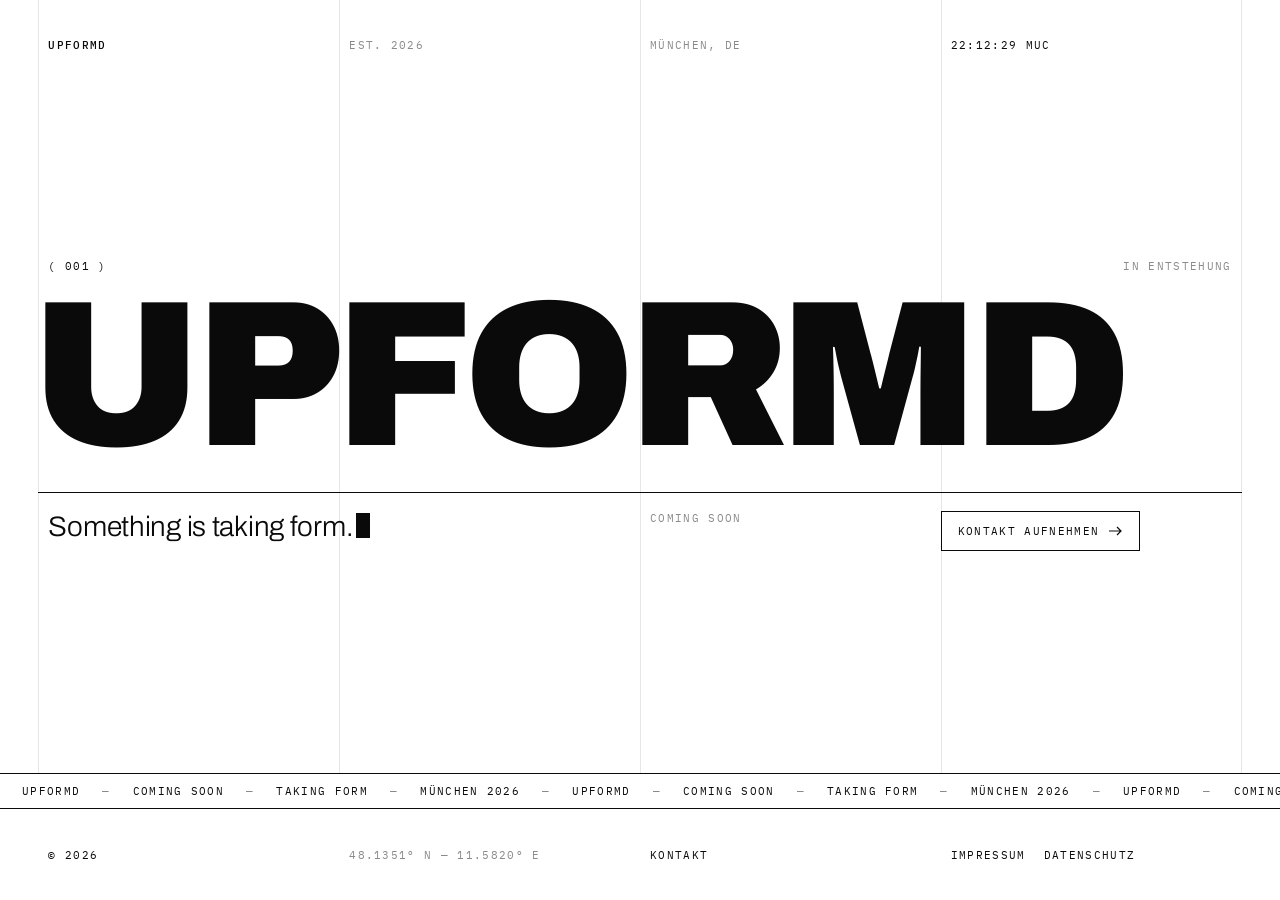
<file: index.html>
<!doctype html>
<html lang="de">
<head>
<meta charset="utf-8">
<meta name="viewport" content="width=device-width, initial-scale=1">
<title>UPFORMD — Coming Soon</title>
<meta name="description" content="UPFORMD. Something is taking form. München, 2026.">
<meta name="theme-color" content="#ffffff">
<link rel="preload" href="fonts/archivo-latin-900-normal.woff2" as="font" type="font/woff2" crossorigin>
<link rel="stylesheet" href="css/fonts.css">
<style>
  :root{
    --bg:#ffffff;
    --ink:#0a0a0a;
    --mute:#8a8a8a;
    --line:#e6e6e6;
    --pad:clamp(16px,3vw,40px);
  }
  *{margin:0;padding:0;box-sizing:border-box}
  html,body{height:100%}
  body{
    background:var(--bg);color:var(--ink);
    font-family:'IBM Plex Mono',ui-monospace,monospace;
    font-size:11px;letter-spacing:.12em;text-transform:uppercase;
    -webkit-font-smoothing:antialiased;
    overflow-x:hidden;
  }
  ::selection{background:var(--ink);color:var(--bg)}
  a{color:inherit;text-decoration:none}

  /* Raster im Hintergrund */
  .grid{
    position:fixed;inset:0;pointer-events:none;z-index:0;
    display:grid;grid-template-columns:repeat(4,1fr);
    padding:0 var(--pad);
  }
  .grid span{border-left:1px solid var(--line);transform:scaleY(0);transform-origin:top;animation:draw 1.4s cubic-bezier(.7,0,.2,1) forwards}
  .grid span:last-child{border-right:1px solid var(--line)}
  .grid span:nth-child(2){animation-delay:.08s}
  .grid span:nth-child(3){animation-delay:.16s}
  .grid span:nth-child(4){animation-delay:.24s}
  @keyframes draw{to{transform:scaleY(1)}}

  .page{
    position:relative;z-index:1;
    min-height:100vh;min-height:100svh;
    display:grid;grid-template-rows:auto 1fr auto auto;
  }

  /* Kopfzeile */
  header{
    display:grid;grid-template-columns:repeat(4,1fr);
    padding:var(--pad);gap:0;
  }
  header > *{padding-left:10px;opacity:0;animation:fade .8s ease forwards .9s}
  .mark{font-weight:500;color:var(--ink)}
  .dim{color:var(--mute)}

  /* Hauptbereich */
  main{
    display:flex;flex-direction:column;justify-content:center;
    padding:0 var(--pad);
  }
  .index{
    display:flex;justify-content:space-between;align-items:baseline;
    padding:0 10px 18px;
  }
  .index > *{opacity:0;animation:fade .8s ease forwards 1.1s}

  h1{
    font-family:'Archivo',sans-serif;font-weight:900;
    font-size:clamp(52px,16.2vw,260px);
    line-height:.82;letter-spacing:-.045em;
    text-transform:uppercase;
    display:flex;overflow:hidden;
    padding:0 0 .04em;
    margin-left:-.04em;
  }
  h1 span{
    display:inline-block;transform:translateY(105%);
    animation:rise 1.1s cubic-bezier(.2,.8,.1,1) forwards;
  }
  h1 span:nth-child(1){animation-delay:.30s}
  h1 span:nth-child(2){animation-delay:.36s}
  h1 span:nth-child(3){animation-delay:.42s}
  h1 span:nth-child(4){animation-delay:.48s}
  h1 span:nth-child(5){animation-delay:.54s}
  h1 span:nth-child(6){animation-delay:.60s}
  h1 span:nth-child(7){animation-delay:.66s}
  @keyframes rise{to{transform:translateY(0)}}

  .rule{
    height:1px;background:var(--ink);margin-top:22px;
    transform:scaleX(0);transform-origin:left;
    animation:grow 1.2s cubic-bezier(.7,0,.2,1) forwards 1s;
  }
  @keyframes grow{to{transform:scaleX(1)}}

  .sub{
    display:grid;grid-template-columns:repeat(4,1fr);
    padding-top:18px;
  }
  .sub > *{padding-left:10px;opacity:0;animation:fade .8s ease forwards 1.5s}
  .tagline{
    grid-column:span 2;
    font-family:'Archivo',sans-serif;font-weight:300;
    font-size:clamp(18px,2.2vw,30px);letter-spacing:-.01em;text-transform:none;
    line-height:1.15;
  }
  .cursor{display:inline-block;width:.5em;height:.9em;background:var(--ink);vertical-align:-.08em;margin-left:4px;animation:blink 1.1s steps(1) infinite}
  @keyframes blink{50%{opacity:0}}

  .cta{
    justify-self:start;align-self:start;
    display:inline-flex;align-items:center;gap:10px;
    padding:12px 16px;border:1px solid var(--ink);
    transition:background .25s,color .25s;
  }
  .cta:hover{background:var(--ink);color:var(--bg)}
  .cta svg{transition:transform .25s}
  .cta:hover svg{transform:translateX(3px)}

  @keyframes fade{to{opacity:1}}

  /* Laufband */
  .ticker{
    border-top:1px solid var(--ink);border-bottom:1px solid var(--ink);
    overflow:hidden;white-space:nowrap;
    padding:10px 0;margin-top:clamp(32px,6vh,72px);
    opacity:0;animation:fade .8s ease forwards 1.8s;
    background:var(--bg);
  }
  .track{display:inline-block;animation:scroll 40s linear infinite}
  .track span{padding:0 22px}
  .track b{font-weight:400;color:var(--mute)}
  @keyframes scroll{to{transform:translateX(-50%)}}

  /* Fußzeile */
  footer{
    display:grid;grid-template-columns:repeat(4,1fr);
    padding:var(--pad);
    background:var(--bg);
  }
  footer > *{padding-left:10px}
  footer a{position:relative}
  footer a::after{content:"";position:absolute;left:0;right:0;bottom:-3px;height:1px;background:currentColor;transform:scaleX(0);transform-origin:left;transition:transform .3s}
  footer a:hover::after{transform:scaleX(1)}
  footer .legal{display:flex;gap:18px;flex-wrap:wrap}

  /* Mobil */
  @media (max-width:720px){
    .grid{grid-template-columns:repeat(2,1fr)}
    .grid span:nth-child(n+3){display:none}
    .grid span:nth-child(2){border-right:1px solid var(--line)}
    header,footer{grid-template-columns:1fr 1fr;row-gap:8px}
    .sub{grid-template-columns:1fr;row-gap:22px}
    .tagline{grid-column:auto}
    .hide-m{display:none}
  }

  @media (prefers-reduced-motion:reduce){
    *,*::before,*::after{animation-duration:.001s!important;animation-delay:0s!important;animation-iteration-count:1!important}
    .track{animation:none}
  }
</style>
</head>
<body>

<div class="grid" aria-hidden="true"><span></span><span></span><span></span><span></span></div>

<div class="page">
  <header>
    <span class="mark">UPFORMD</span>
    <span class="dim hide-m">Est. 2026</span>
    <span class="dim hide-m">München, DE</span>
    <span id="clock">--:--:-- MEZ</span>
  </header>

  <main>
    <div class="index">
      <span>( 001 )</span>
      <span class="dim">In Entstehung</span>
    </div>

    <h1 aria-label="UPFORMD">
      <span>U</span><span>P</span><span>F</span><span>O</span><span>R</span><span>M</span><span>D</span>
    </h1>

    <div class="rule"></div>

    <div class="sub">
      <p class="tagline">Something is taking form.<span class="cursor" aria-hidden="true"></span></p>
      <span class="dim hide-m">Coming Soon</span>
      <a class="cta" href="kontakt.html">
        Kontakt aufnehmen
        <svg width="14" height="10" viewBox="0 0 14 10" fill="none" aria-hidden="true"><path d="M0 5h12M8 1l4 4-4 4" stroke="currentColor" stroke-width="1.2"/></svg>
      </a>
    </div>
  </main>

  <div class="ticker" aria-hidden="true">
    <div class="track" id="track"></div>
  </div>

  <footer>
    <span>&copy; 2026</span>
    <span class="dim hide-m">48.1351° N — 11.5820° E</span>
    <a href="kontakt.html" class="hide-m">Kontakt</a>
    <span class="legal"><a href="impressum.html">Impressum</a><a href="datenschutz.html">Datenschutz</a></span>
  </footer>
</div>

<script>
  // Laufband füllen (zweimal für nahtlose Schleife)
  (function(){
    var item = '<span>UPFORMD</span><b>—</b><span>Coming Soon</span><b>—</b><span>Taking Form</span><b>—</b><span>München 2026</span><b>—</b>';
    var half = '';
    for (var i = 0; i < 6; i++) half += item;
    document.getElementById('track').innerHTML = half + half;
  })();

  // Live-Uhr in Münchner Zeit
  (function(){
    var el = document.getElementById('clock');
    var fmt;
    try {
      fmt = new Intl.DateTimeFormat('de-DE',{timeZone:'Europe/Berlin',hour:'2-digit',minute:'2-digit',second:'2-digit',hour12:false});
    } catch(e){ fmt = null; }
    function tick(){
      var d = new Date();
      el.textContent = (fmt ? fmt.format(d) : d.toTimeString().slice(0,8)) + ' MUC';
    }
    tick(); setInterval(tick,1000);
  })();
</script>
</body>
</html>
</file>
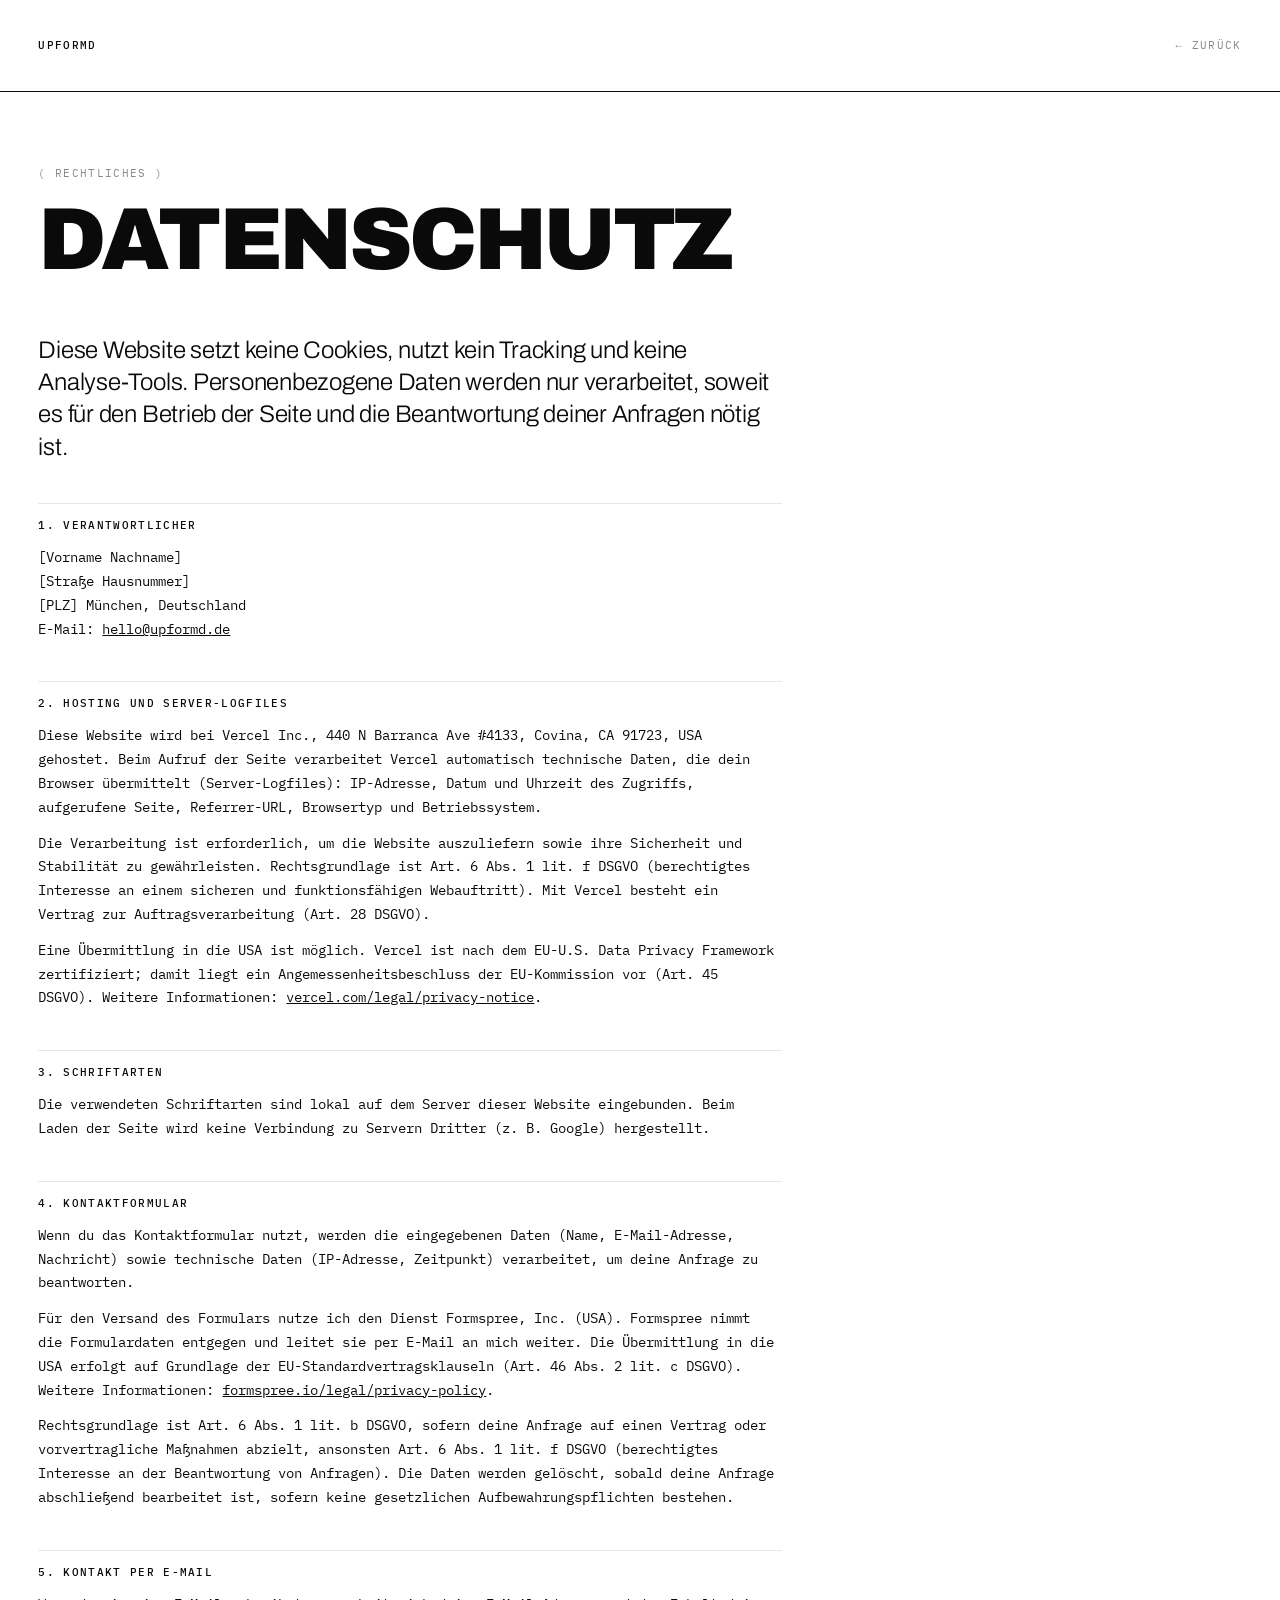
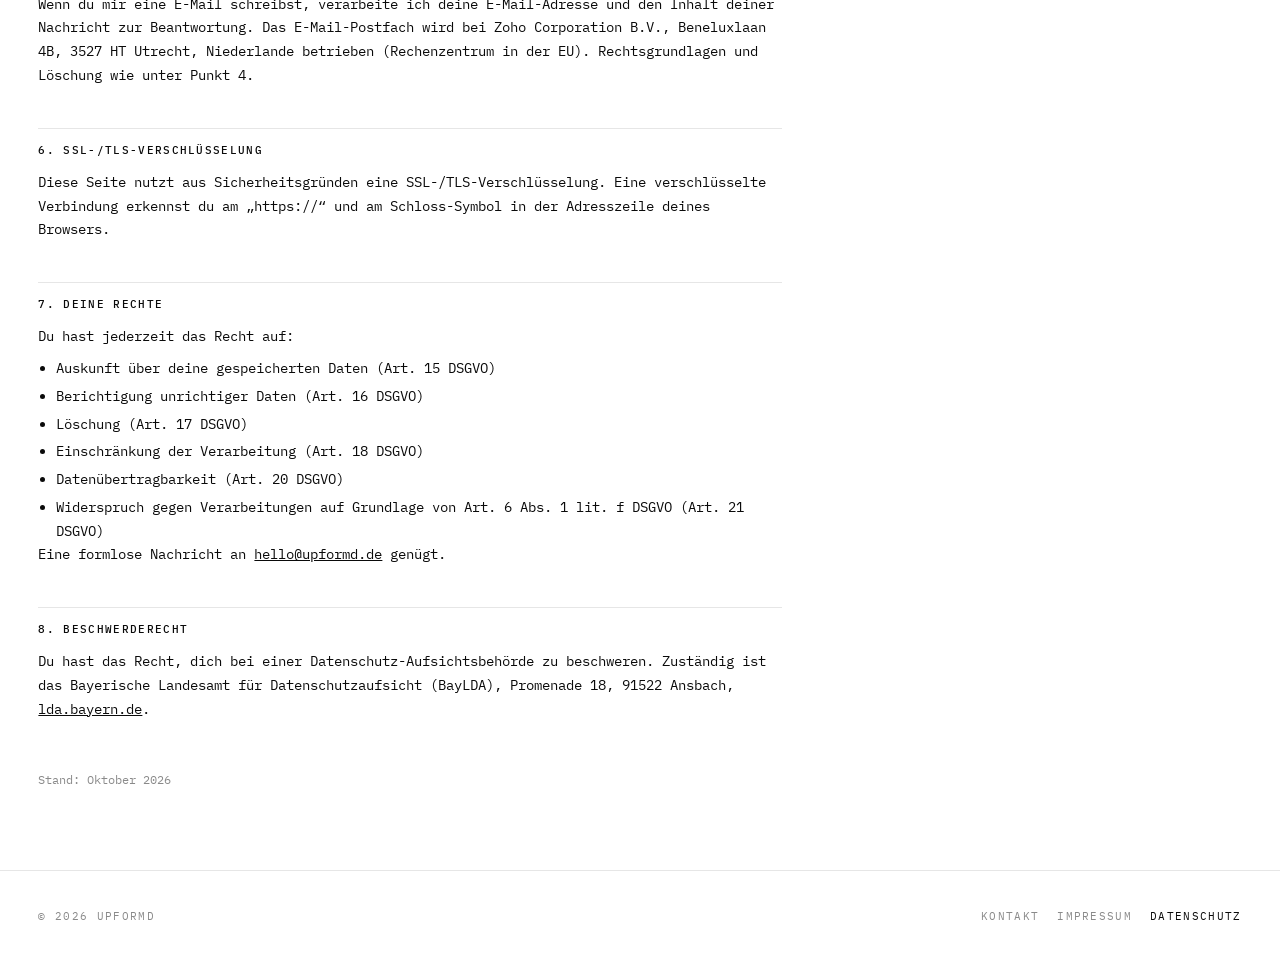
<file: datenschutz.html>
<!doctype html>
<html lang="de">
<head>
<meta charset="utf-8">
<meta name="viewport" content="width=device-width, initial-scale=1">
<title>Datenschutz — UPFORMD</title>
<meta name="robots" content="noindex">
<meta name="theme-color" content="#ffffff">
<link rel="stylesheet" href="css/fonts.css">
<link rel="stylesheet" href="css/page.css">
</head>
<body>

<header class="top">
  <a href="index.html">UPFORMD</a>
  <a class="back" href="index.html">&larr; Zurück</a>
</header>

<main class="wrap">
  <p class="eyebrow">( Rechtliches )</p>
  <h1>Daten&shy;schutz</h1>

  <p class="lead">Diese Website setzt keine Cookies, nutzt kein Tracking und keine Analyse-Tools. Personenbezogene Daten werden nur verarbeitet, soweit es für den Betrieb der Seite und die Beantwortung deiner Anfragen nötig ist.</p>

  <h2>1. Verantwortlicher</h2>
  <address>
    <!-- PLATZHALTER ERSETZEN -->
    [Vorname Nachname]<br>
    [Straße Hausnummer]<br>
    [PLZ] München, Deutschland<br>
    E-Mail: <a href="mailto:hello@upformd.de">hello@upformd.de</a>
  </address>

  <h2>2. Hosting und Server-Logfiles</h2>
  <p>Diese Website wird bei Vercel Inc., 440 N Barranca Ave #4133, Covina, CA 91723, USA gehostet. Beim Aufruf der Seite verarbeitet Vercel automatisch technische Daten, die dein Browser übermittelt (Server-Logfiles): IP-Adresse, Datum und Uhrzeit des Zugriffs, aufgerufene Seite, Referrer-URL, Browsertyp und Betriebssystem.</p>
  <p>Die Verarbeitung ist erforderlich, um die Website auszuliefern sowie ihre Sicherheit und Stabilität zu gewährleisten. Rechtsgrundlage ist Art. 6 Abs. 1 lit. f DSGVO (berechtigtes Interesse an einem sicheren und funktionsfähigen Webauftritt). Mit Vercel besteht ein Vertrag zur Auftragsverarbeitung (Art. 28 DSGVO).</p>
  <p>Eine Übermittlung in die USA ist möglich. Vercel ist nach dem EU-U.S. Data Privacy Framework zertifiziert; damit liegt ein Angemessenheitsbeschluss der EU-Kommission vor (Art. 45 DSGVO). Weitere Informationen: <a href="https://vercel.com/legal/privacy-notice" target="_blank" rel="noopener">vercel.com/legal/privacy-notice</a>.</p>

  <h2>3. Schriftarten</h2>
  <p>Die verwendeten Schriftarten sind lokal auf dem Server dieser Website eingebunden. Beim Laden der Seite wird keine Verbindung zu Servern Dritter (z.&nbsp;B. Google) hergestellt.</p>

  <h2>4. Kontaktformular</h2>
  <p>Wenn du das Kontaktformular nutzt, werden die eingegebenen Daten (Name, E-Mail-Adresse, Nachricht) sowie technische Daten (IP-Adresse, Zeitpunkt) verarbeitet, um deine Anfrage zu beantworten.</p>
  <p>Für den Versand des Formulars nutze ich den Dienst Formspree, Inc. (USA). Formspree nimmt die Formulardaten entgegen und leitet sie per E-Mail an mich weiter. Die Übermittlung in die USA erfolgt auf Grundlage der EU-Standardvertragsklauseln (Art. 46 Abs. 2 lit. c DSGVO). Weitere Informationen: <a href="https://formspree.io/legal/privacy-policy" target="_blank" rel="noopener">formspree.io/legal/privacy-policy</a>.</p>
  <p>Rechtsgrundlage ist Art. 6 Abs. 1 lit. b DSGVO, sofern deine Anfrage auf einen Vertrag oder vorvertragliche Maßnahmen abzielt, ansonsten Art. 6 Abs. 1 lit. f DSGVO (berechtigtes Interesse an der Beantwortung von Anfragen). Die Daten werden gelöscht, sobald deine Anfrage abschließend bearbeitet ist, sofern keine gesetzlichen Aufbewahrungspflichten bestehen.</p>

  <h2>5. Kontakt per E-Mail</h2>
  <p>Wenn du mir eine E-Mail schreibst, verarbeite ich deine E-Mail-Adresse und den Inhalt deiner Nachricht zur Beantwortung. Das E-Mail-Postfach wird bei Zoho Corporation B.V., Beneluxlaan 4B, 3527 HT Utrecht, Niederlande betrieben (Rechenzentrum in der EU). Rechtsgrundlagen und Löschung wie unter Punkt 4.</p>

  <h2>6. SSL-/TLS-Verschlüsselung</h2>
  <p>Diese Seite nutzt aus Sicherheitsgründen eine SSL-/TLS-Verschlüsselung. Eine verschlüsselte Verbindung erkennst du am „https://“ und am Schloss-Symbol in der Adresszeile deines Browsers.</p>

  <h2>7. Deine Rechte</h2>
  <p>Du hast jederzeit das Recht auf:</p>
  <ul>
    <li>Auskunft über deine gespeicherten Daten (Art. 15 DSGVO)</li>
    <li>Berichtigung unrichtiger Daten (Art. 16 DSGVO)</li>
    <li>Löschung (Art. 17 DSGVO)</li>
    <li>Einschränkung der Verarbeitung (Art. 18 DSGVO)</li>
    <li>Datenübertragbarkeit (Art. 20 DSGVO)</li>
    <li>Widerspruch gegen Verarbeitungen auf Grundlage von Art. 6 Abs. 1 lit. f DSGVO (Art. 21 DSGVO)</li>
  </ul>
  <p>Eine formlose Nachricht an <a href="mailto:hello@upformd.de">hello@upformd.de</a> genügt.</p>

  <h2>8. Beschwerderecht</h2>
  <p>Du hast das Recht, dich bei einer Datenschutz-Aufsichtsbehörde zu beschweren. Zuständig ist das Bayerische Landesamt für Datenschutzaufsicht (BayLDA), Promenade 18, 91522 Ansbach, <a href="https://www.lda.bayern.de" target="_blank" rel="noopener">lda.bayern.de</a>.</p>

  <p class="note">Stand: Oktober 2026</p>
</main>

<footer class="bottom">
  <span>&copy; 2026 UPFORMD</span>
  <nav>
    <a href="kontakt.html">Kontakt</a>
    <a href="impressum.html">Impressum</a>
    <a href="datenschutz.html" aria-current="page">Datenschutz</a>
  </nav>
</footer>

</body>
</html>
</file>
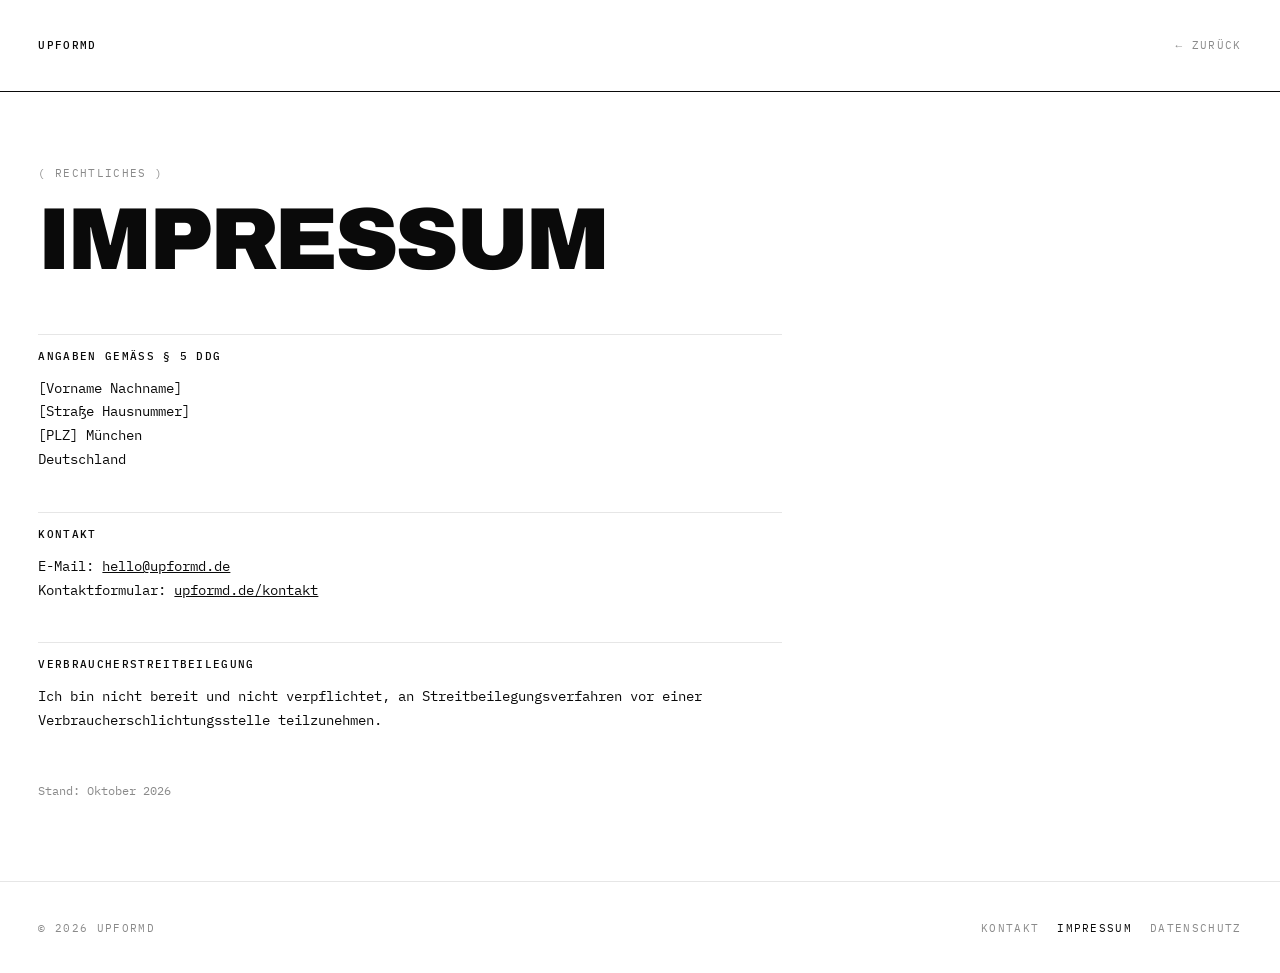
<file: impressum.html>
<!doctype html>
<html lang="de">
<head>
<meta charset="utf-8">
<meta name="viewport" content="width=device-width, initial-scale=1">
<title>Impressum — UPFORMD</title>
<meta name="robots" content="noindex">
<meta name="theme-color" content="#ffffff">
<link rel="stylesheet" href="css/fonts.css">
<link rel="stylesheet" href="css/page.css">
</head>
<body>

<header class="top">
  <a href="index.html">UPFORMD</a>
  <a class="back" href="index.html">&larr; Zurück</a>
</header>

<main class="wrap">
  <p class="eyebrow">( Rechtliches )</p>
  <h1>Impressum</h1>

  <h2>Angaben gemäß § 5 DDG</h2>
  <address>
    <!-- PLATZHALTER ERSETZEN -->
    [Vorname Nachname]<br>
    [Straße Hausnummer]<br>
    [PLZ] München<br>
    Deutschland
  </address>

  <h2>Kontakt</h2>
  <p>
    E-Mail: <a href="mailto:hello@upformd.de">hello@upformd.de</a><br>
    Kontaktformular: <a href="kontakt.html">upformd.de/kontakt</a>
  </p>

  <h2>Verbraucherstreitbeilegung</h2>
  <p>Ich bin nicht bereit und nicht verpflichtet, an Streitbeilegungsverfahren vor einer Verbraucherschlichtungsstelle teilzunehmen.</p>

  <p class="note">Stand: Oktober 2026</p>
</main>

<footer class="bottom">
  <span>&copy; 2026 UPFORMD</span>
  <nav>
    <a href="kontakt.html">Kontakt</a>
    <a href="impressum.html" aria-current="page">Impressum</a>
    <a href="datenschutz.html">Datenschutz</a>
  </nav>
</footer>

</body>
</html>
</file>
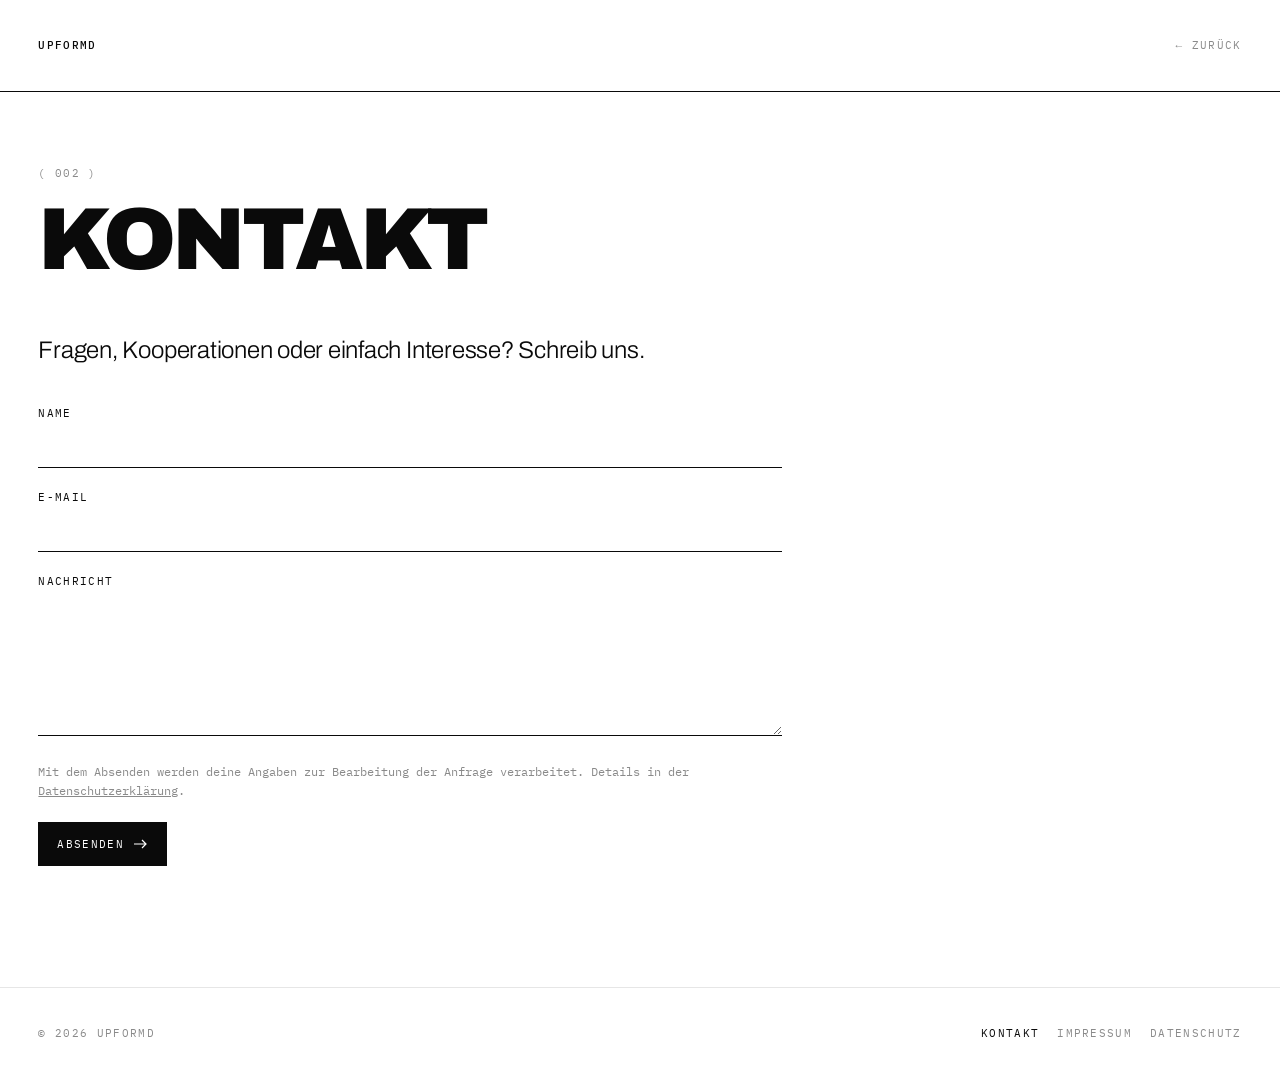
<file: kontakt.html>
<!doctype html>
<html lang="de">
<head>
<meta charset="utf-8">
<meta name="viewport" content="width=device-width, initial-scale=1">
<title>Kontakt — UPFORMD</title>
<meta name="description" content="Kontakt zu UPFORMD.">
<meta name="theme-color" content="#ffffff">
<link rel="stylesheet" href="css/fonts.css">
<link rel="stylesheet" href="css/page.css">
</head>
<body>

<header class="top">
  <a href="index.html">UPFORMD</a>
  <a class="back" href="index.html">&larr; Zurück</a>
</header>

<main class="wrap">
  <p class="eyebrow">( 002 )</p>
  <h1>Kontakt</h1>

  <p class="lead">Fragen, Kooperationen oder einfach Interesse? Schreib uns.</p>

  <!-- FORMSPREE: "DEINE_FORM_ID" durch die ID aus deinem Formspree-Konto ersetzen -->
  <form id="contact" action="https://formspree.io/f/DEINE_FORM_ID" method="POST" style="margin-top:40px">
    <div>
      <label for="name">Name</label>
      <input id="name" name="name" type="text" autocomplete="name" required>
    </div>
    <div>
      <label for="email">E-Mail</label>
      <input id="email" name="email" type="email" autocomplete="email" required>
    </div>
    <div>
      <label for="message">Nachricht</label>
      <textarea id="message" name="message" required></textarea>
    </div>

    <!-- Spam-Schutz (für Menschen unsichtbar) -->
    <div class="hp" aria-hidden="true">
      <input type="text" name="_gotcha" tabindex="-1" autocomplete="off">
    </div>
    <input type="hidden" name="_subject" value="Neue Anfrage über upformd.de">

    <p class="consent">Mit dem Absenden werden deine Angaben zur Bearbeitung der Anfrage verarbeitet. Details in der <a href="datenschutz.html">Datenschutzerklärung</a>.</p>

    <button type="submit">
      Absenden
      <svg width="14" height="10" viewBox="0 0 14 10" fill="none" aria-hidden="true"><path d="M0 5h12M8 1l4 4-4 4" stroke="currentColor" stroke-width="1.2"/></svg>
    </button>
    <p class="status" id="status" role="status" aria-live="polite"></p>
  </form>
</main>

<footer class="bottom">
  <span>&copy; 2026 UPFORMD</span>
  <nav>
    <a href="kontakt.html" aria-current="page">Kontakt</a>
    <a href="impressum.html">Impressum</a>
    <a href="datenschutz.html">Datenschutz</a>
  </nav>
</footer>

<script>
  (function(){
    var form = document.getElementById('contact');
    var status = document.getElementById('status');
    var btn = form.querySelector('button');
    form.addEventListener('submit', function(e){
      e.preventDefault();
      btn.disabled = true;
      status.textContent = 'Wird gesendet …';
      fetch(form.action, {
        method: 'POST',
        body: new FormData(form),
        headers: { 'Accept': 'application/json' }
      }).then(function(res){
        if (res.ok) {
          form.reset();
          status.textContent = 'Danke! Deine Nachricht ist angekommen.';
        } else {
          status.textContent = 'Das hat leider nicht geklappt. Bitte schreib direkt an hello@upformd.de.';
        }
      }).catch(function(){
        status.textContent = 'Keine Verbindung. Bitte versuch es später erneut.';
      }).finally(function(){
        btn.disabled = false;
      });
    });
  })();
</script>
</body>
</html>
</file>
<file: css/fonts.css>
/* Lokal gehostete Schriften (keine Verbindung zu Google) — SIL Open Font License 1.1 */
@font-face{font-family:'Archivo';font-style:normal;font-weight:300;font-display:swap;src:url('../fonts/archivo-latin-300-normal.woff2') format('woff2')}
@font-face{font-family:'Archivo';font-style:normal;font-weight:900;font-display:swap;src:url('../fonts/archivo-latin-900-normal.woff2') format('woff2')}
@font-face{font-family:'IBM Plex Mono';font-style:normal;font-weight:400;font-display:swap;src:url('../fonts/ibm-plex-mono-latin-400-normal.woff2') format('woff2')}
@font-face{font-family:'IBM Plex Mono';font-style:normal;font-weight:500;font-display:swap;src:url('../fonts/ibm-plex-mono-latin-500-normal.woff2') format('woff2')}
</file>
<file: css/page.css>
/* Gemeinsames Layout für Unterseiten (Impressum, Datenschutz, Kontakt) */
:root{
  --bg:#ffffff;
  --ink:#0a0a0a;
  --mute:#8a8a8a;
  --line:#e6e6e6;
  --pad:clamp(16px,3vw,40px);
}
*{margin:0;padding:0;box-sizing:border-box}
body{
  background:var(--bg);color:var(--ink);
  font-family:'IBM Plex Mono',ui-monospace,monospace;
  -webkit-font-smoothing:antialiased;
  min-height:100vh;display:flex;flex-direction:column;
}
::selection{background:var(--ink);color:var(--bg)}
a{color:inherit}

.top{
  display:flex;justify-content:space-between;align-items:center;
  padding:var(--pad);
  font-size:11px;letter-spacing:.12em;text-transform:uppercase;
  border-bottom:1px solid var(--ink);
}
.top a{text-decoration:none;font-weight:500}
.top .back{display:inline-flex;gap:8px;align-items:center;color:var(--mute);font-weight:400}
.top .back:hover{color:var(--ink)}

.wrap{
  flex:1;width:100%;max-width:820px;
  padding:clamp(40px,8vh,96px) var(--pad) 80px;
}
.eyebrow{font-size:11px;letter-spacing:.12em;text-transform:uppercase;color:var(--mute);margin-bottom:18px}
h1{
  font-family:'Archivo',sans-serif;font-weight:900;
  font-size:clamp(40px,8vw,88px);line-height:.9;letter-spacing:-.04em;
  text-transform:uppercase;margin-bottom:clamp(32px,6vh,64px);
}
h2{
  font-size:11px;font-weight:500;letter-spacing:.12em;text-transform:uppercase;
  padding-top:14px;border-top:1px solid var(--line);margin:40px 0 14px;
}
p,li,address{font-size:14px;line-height:1.7;font-style:normal}
p + p{margin-top:12px}
ul{padding-left:18px;margin-top:8px}
li{margin-top:4px}
.lead{
  font-family:'Archivo',sans-serif;font-weight:300;
  font-size:clamp(18px,2.2vw,24px);line-height:1.35;letter-spacing:-.01em;
}
.note{color:var(--mute);font-size:12px;margin-top:48px}

/* Formular */
form{display:grid;gap:22px;margin-top:8px}
label{display:block;font-size:11px;letter-spacing:.12em;text-transform:uppercase;margin-bottom:8px}
input,textarea{
  width:100%;font:inherit;font-size:15px;color:var(--ink);background:transparent;
  border:0;border-bottom:1px solid var(--ink);border-radius:0;
  padding:10px 0;outline:none;transition:border-color .2s;
}
input:focus,textarea:focus{border-bottom-width:2px;padding-bottom:9px}
textarea{min-height:140px;resize:vertical}
.hp{position:absolute;left:-9999px;width:1px;height:1px;overflow:hidden}
.consent{font-size:12px;line-height:1.6;color:var(--mute)}
button{
  justify-self:start;font:inherit;font-size:11px;letter-spacing:.12em;text-transform:uppercase;
  display:inline-flex;align-items:center;gap:10px;cursor:pointer;
  padding:14px 18px;border:1px solid var(--ink);background:var(--ink);color:var(--bg);
  transition:background .25s,color .25s;
}
button:hover{background:var(--bg);color:var(--ink)}
button:disabled{opacity:.5;cursor:wait}
.status{font-size:13px;min-height:1.4em}

.bottom{
  display:flex;justify-content:space-between;gap:16px;flex-wrap:wrap;
  padding:var(--pad);border-top:1px solid var(--line);
  font-size:11px;letter-spacing:.12em;text-transform:uppercase;color:var(--mute);
}
.bottom nav{display:flex;gap:18px;flex-wrap:wrap}
.bottom a{text-decoration:none}
.bottom a:hover,.bottom a[aria-current]{color:var(--ink)}
</file>
